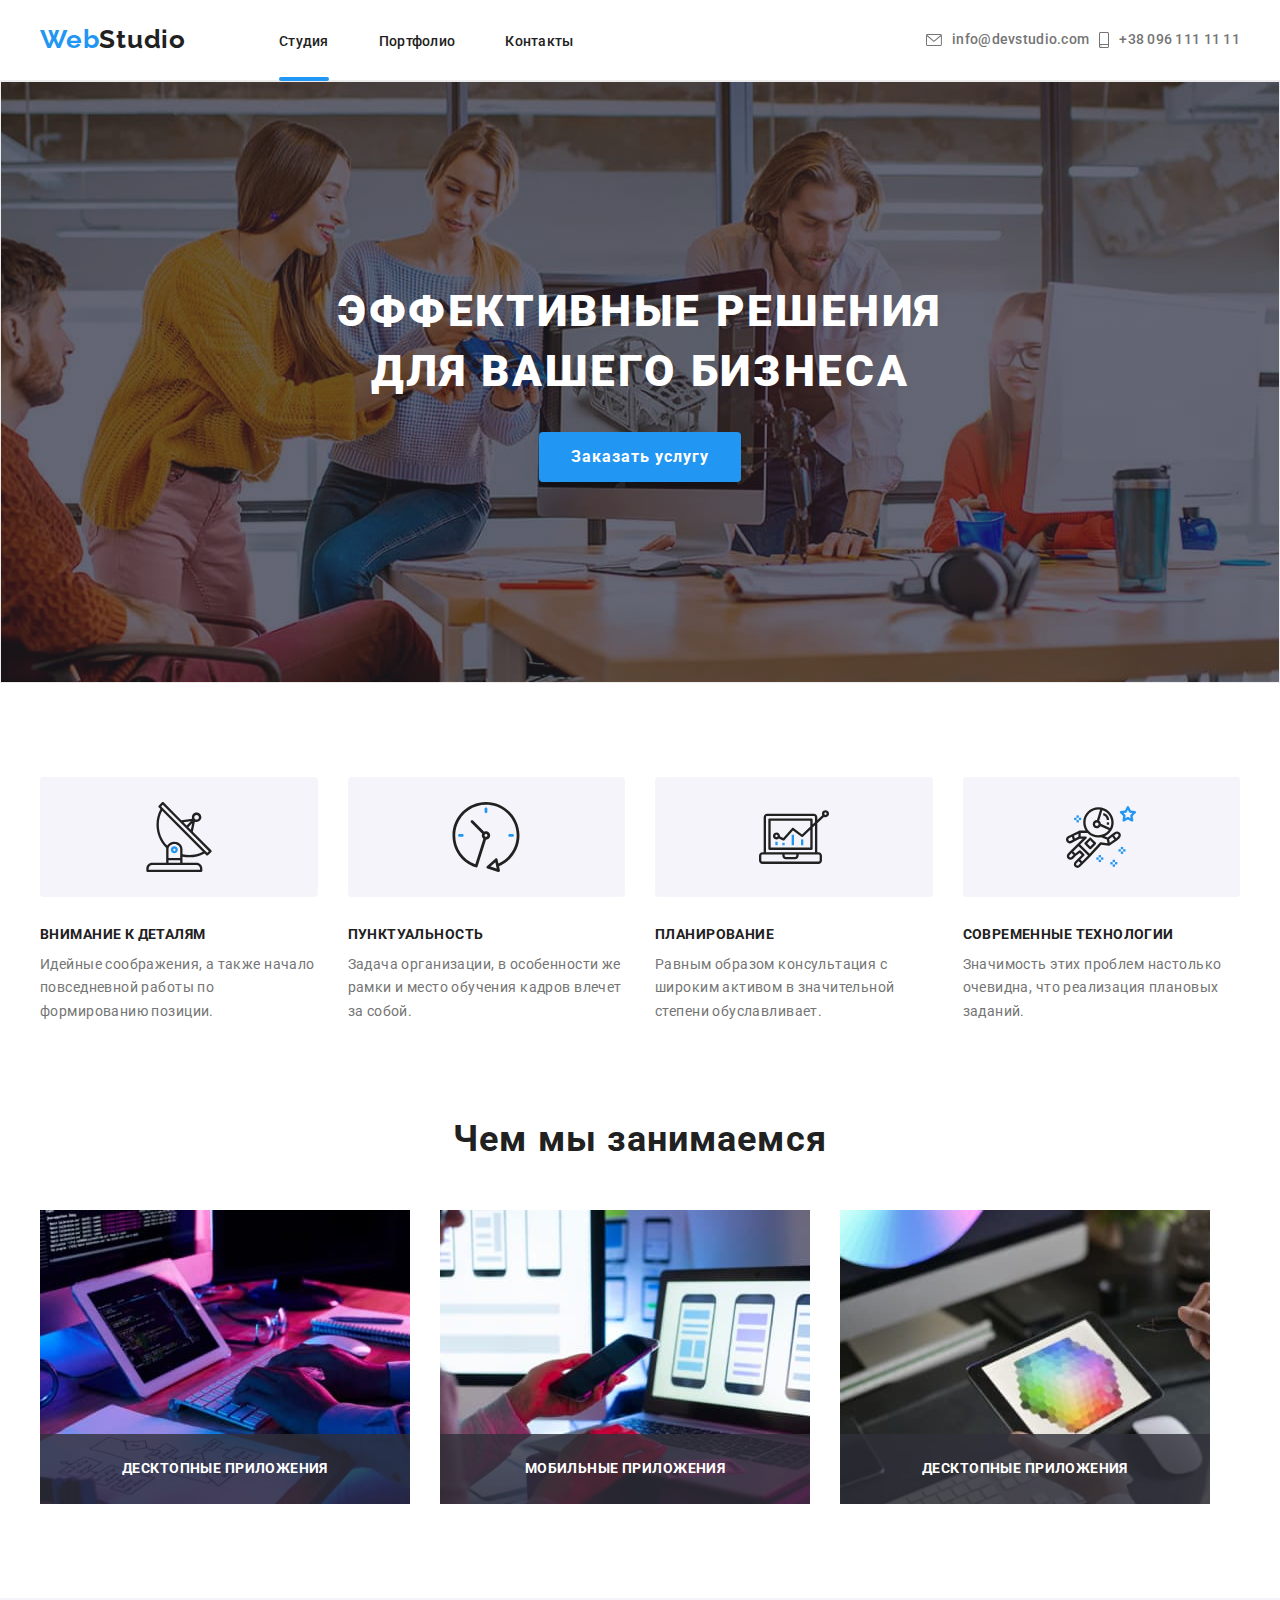
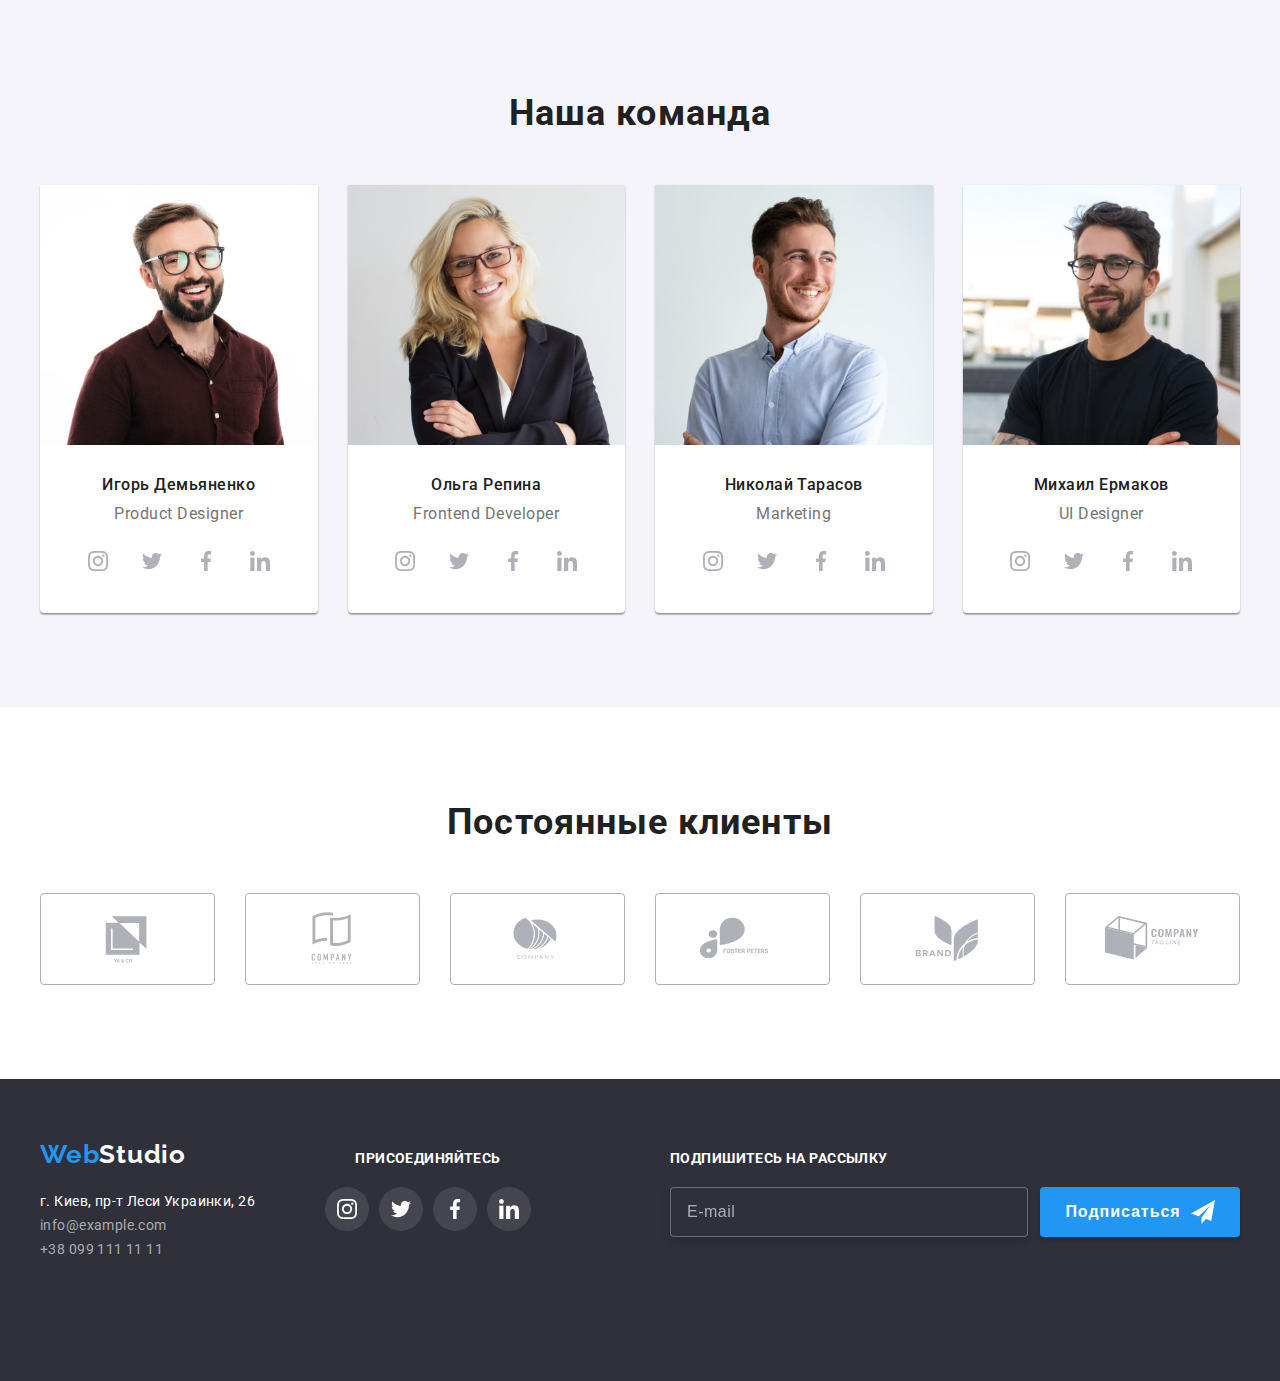
<file: index.html>
<!DOCTYPE html>
<html lang="en">
<head>
    <meta charset="UTF-8">
    <meta http-equiv="X-UA-Compatible" content="IE=edge">
    <meta name="viewport" content="width=device-width, initial-scale=1.0">
    <link rel="preconnect" href="https://fonts.googleapis.com">
    <link rel="preconnect" href="https://fonts.gstatic.com" crossorigin>
    <link href="https://fonts.googleapis.com/css2?family=Roboto:wght@400;500;900&display=swap" rel="stylesheet">
    <link rel="preconnect" href="https://fonts.googleapis.com">
    <link rel="preconnect" href="https://fonts.gstatic.com" crossorigin>
    <link href="https://fonts.googleapis.com/css2?family=Raleway:ital@1&display=swap" rel="stylesheet">
    <link rel="stylesheet" href="https://cdnjs.cloudflare.com/ajax/libs/modern-normalize/1.1.0/modern-normalize.min.css"
        integrity="sha512-wpPYUAdjBVSE4KJnH1VR1HeZfpl1ub8YT/NKx4PuQ5NmX2tKuGu6U/JRp5y+Y8XG2tV+wKQpNHVUX03MfMFn9Q=="
        crossorigin="anonymous" referrerpolicy="no-referrer" />
    <link rel="stylesheet" href="./css/main.min.css">
    <title>Document</title>

</head>
<body>
    <header class="header">
        <div class="container header-container">
            <nav class="header-nav">
                <div class="header-logo">
                    <a class="logo link" href="./">Web<span class="logo">Studio</span> </a>
                    
                    </div>
                    <ul class="header-nav-list list">
                        <li class="header-nav-list__item"><a href="./index.html" class="header-nav-list__link link active">Студия</a></li>
                        <li class="header-nav-list__item"><a href="./portfolio.html" class="header-nav-list__link link">Портфолио</a></li>
                        <li class="header-nav-list__item"><a href="" class="header-nav-list__link link">Контакты</a></li>
                    </ul>
            </nav>
                    <ul class="header-contacts list">
                        <li class="header-contacts__item">
                            <a href="info@devstudio.com" class="header-contacts__mail link" >
                                <svg class="header-contacts__icon" width="16" height="12">
                                    <use href="./images/icons.svg#icon-envelope">
                                    </use>
                                </svg>
                                info@devstudio.com</a>
                        </li>
                        <li class="header-contacts__item">
                            <a href="tel:+380961111111" class="header-contacts__tel link">
                                <svg class="header-contacts__icon" width="10" height="16">
                                    <use href="./images/icons.svg#icon-smartphone">
                                    </use>
                                </svg>
                                +38 096 111 11 11</a>
                        </li>
                    </ul> 
                    <button type="button" class="menu-btn-open">
                        <svg class="menu-btn-icon" width="40" height="40">
                                                <use href="./images/icons.svg#icon-menu-mob">
                                                </use>
                                            </svg>
                    </button>
        </div>
        <div class="mob-menu is-hidden ">
            <div class="container">
            <button type="button" class="mob-menu__close" >
                <svg class="mob-menu__close-icon" width="18" height="18">
                    <use href="./images/icons.svg#icon-close">
                    </use>
                </svg>
            </button>
            <ul class="mob-menu-list list">
                <li class="mob-menu-list__item"><a href="./index.html" class="mob-menu-list__link link active">Студия</a></li>
                <li class="mob-menu-list__item"><a href="./portfolio.html" class="mob-menu-list__link link">Портфолио</a></li>
                <li class="mob-menu-list__item"><a href="" class="mob-menu-list__link link">Контакты</a></li>
            </ul>
            <div class="mob-menu-bottom">
            <ul class="mob-contacts list">
                <li class="mob-contacts__item">
                    <a href="tel:+380961111111" class="mob-contacts__tel link">+38 096 111 11 11</a>
                </li>
                <li class="mob-contacts__item">
                    <a href="info@devstudio.com" class="mob-contacts__mail link">info@devstudio.com</a>
                </li>
            </ul>
                <ul class="mob-socila-list list">
                    <li class="mob-socila-list__item"><a href="./" class="mob-socila-list__link link">Instagram</a></li>
                    <li class="mob-socila-list__item"><a href="./" class="mob-socila-list__link link">Twitter</a></li>
                    <li class="mob-socila-list__item"><a href="./" class="mob-socila-list__link link"> Facebook</a></li>
                    <li class="mob-socila-list__item"><a href="./" class="mob-socila-list__link link">LinkedIn</a></li>
                </ul>
            </div>
            </div>
        </div>
    </header> 
    <main>
        <section class="hero">
            <div class="container">
                <h1 class="hero__title">  Эффективные решения<br> для вашего бизнеса</h1>
                <button type="button" class="hero__btn" data-modal-open>Заказать услугу</button>
            </div>
        </section>
        <section class="strengths">
            <div class="container">
                <h2 class="visually-hidden">Особенности</h2>
                <ul class="strengths-list list">
                    <li class="strengths-list__item">
                        <div class="strengths-list__svg">
                            <svg class="strengths-list__icon" width="70" height="70">
                                <use href="./images/icons.svg#icon-antenna">
                                </use>
                            </svg>
                        </div>
                        <h3 class="strengths-list__subtitle">Внимание к деталям</h3>
                        <p class="strengths-list__text">Идейные соображения, а также начало повседневной работы по формированию позиции.</p>
                    </li>

                    <li class="strengths-list__item">
                        <div class="strengths-list__svg">
                            <svg class="strengths-list__icon" width="70" height="70">
                                <use href="./images/icons.svg#icon-clock">
                                </use>
                            </svg>                        
                        </div>
                        <h3 class="strengths-list__subtitle">Пунктуальность</h3>
                        <p class="strengths-list__text">Задача организации, в особенности же рамки и место обучения кадров влечет за собой.</p>
                    </li>

                    <li class="strengths-list__item">
                        <div class="strengths-list__svg">
                            <svg class="strengths-list__icon" width="70" height="70">
                                <use href="./images/icons.svg#icon-diagram">
                                </use>
                            </svg>
                        
                        </div>
                        <h3 class="strengths-list__subtitle">Планирование</h3>
                        <p class="strengths-list__text">Равным образом консультация с широким активом в значительной степени обуславливает.</p>
                    </li>

                    <li class="strengths-list__item">
                        <div class="strengths-list__svg">
                            <svg class="strengths-list__icon" width="70" height="70">
                                <use href="./images/icons.svg#icon-astronaut">
                                </use>
                            </svg>                        
                        </div>
                        <h3 class="strengths-list__subtitle">Современные технологии</h3>
                        <p class="strengths-list__text">Значимость этих проблем настолько очевидна, что реализация плановых заданий.</p>
                    </li>
                </ul>
            </div>
        </section>
        <section class="we-doings">
            <div class="container">
            <h2 class="we-doings__title">Чем мы занимаемся</h2>
            <ul class="we-doings-list list">
                <li class="we-doings-list__item">
                        <img 
                        srcset="./images/we-doings/computer.jpg 1x,
                                ./images/we-doings/computer2x.jpg 2x
                        "
                        src="./images/we-doings/computer.jpg" 
                        alt="компьютер" width="370" 
                        height="294">
                        <p class="we-doings-list__text">Десктопные приложения</p>
                </li>
                <li class="we-doings-list__item">
                    <img 
                            srcset="./images/we-doings/telephone.jpg 1x,
                                ./images/we-doings/telephone2x.jpg 2x
                        "
                            src="./images/we-doings/telephone.jpg" 
                            alt="телефон" 
                            width="370" 
                            height="294">
                    <p class="we-doings-list__text">Мобильные приложения</p>
                </li>
                <li class="we-doings-list__item">
                    <img 
                     srcset="./images/we-doings/tablet.jpg 1x,
                                ./images/we-doings/tablet2x.jpg 2x
                        "
                    src="./images/we-doings/tablet.jpg" 
                    alt="планшет" width="370" 
                    height="294">
                    <p class="we-doings-list__text">Десктопные приложения</p>
                </li>
            </ul>
            </div>
        </section>
        <section class="team">
            <div class="container">
            <h2 class="team__title">Наша команда</h2>
            <ul class="team-list list">
                <li class="team-list__item">
                    <img 
                    srcset="./images/team/man.jpg 1x,
                                ./images/team/man2x.jpg 2x
                        "
                    src="./images/team/man.jpg" 
                    alt="мужчина" width="270" 
                    height="260">
                    <div class="team-list__item-content"> 
                    <h3  class="team-list__name">Игорь Демьяненко</h3>
                    <p class="team-list__speciality" lang="en">Product Designer</p>
                    <ul class="team-socials socials list">
                        <li class="team-socials__item socials__item ">
                            <a href="" class="team-socials__link socials__link">
                            <svg class="team-socials__icon socials__icon" width="20" height="20">
                                <use 
                                    href="./images/icons.svg#icon-instagram"> 
                                </use>
                            </svg>
                            </a>
                        </li>

                        <li class="team-socials__item socials__item list">
                            <a href="" class="team-socials__link socials__link">
                                <svg class="team-socials__icon socials__icon" width="20" height="20">
                                    <use href="./images/icons.svg#icon-twitter">
                                    </use>
                                </svg>
                            </a>
                        </li>

                        <li class="team-socials__item socials__item list">
                            <a href="" class="team-socials__link socials__link">
                                <svg class="team-socials__icon socials__icon" width="20" height="20">
                                    <use href="./images/icons.svg#icon-facebook">
                                    </use>
                                </svg>
                            </a>
                        </li>

                        <li class="team-socials__item socials__item list">
                            <a href="" class="team-socials__link socials__link">
                                <svg class="team-socials__icon socials__icon" width="20" height="20">
                                    <use href="./images/icons.svg#icon-linkedin">
                                    </use>
                                </svg>
                            </a>
                        </li>
                    </ul>

                    </div>
                </li>
                <li class="team-list__item">
                    <img 
                    srcset="./images/team/young-woman.jpg 1x,
                                ./images/team/young-woman2x.jpg 2x
                        "
                    src="./images/team/young-woman.jpg" 
                    alt="девушка" 
                    width="270" 
                    height="260">
                    <div class="team-list__item-content">
                    <h3 class="team-list__name">Ольга Репина</h3>
                    <p class="team-list__speciality" lang="en">Frontend Developer</p>
                    <ul class="team-socials socials list">
                        <li class="team-socials__item socials__item ">
                            <a href="" class="team-socials__link socials__link">
                                <svg class="team-socials__icon socials__icon" width="20" height="20">
                                    <use href="./images/icons.svg#icon-instagram">
                                    </use>
                                </svg>
                            </a>
                        </li>
                    
                        <li class="team-socials__item socials__item list">
                            <a href="" class="team-socials__link socials__link">
                                <svg class="team-socials__icon socials__icon" width="20" height="20">
                                    <use href="./images/icons.svg#icon-twitter">
                                    </use>
                                </svg>
                            </a>
                        </li>
                    
                        <li class="team-socials__item socials__item list">
                            <a href="" class="team-socials__link socials__link">
                                <svg class="team-socials__icon socials__icon" width="20" height="20">
                                    <use href="./images/icons.svg#icon-facebook">
                                    </use>
                                </svg>
                            </a>
                        </li>
                    
                        <li class="team-socials__item socials__item list">
                            <a href="" class="team-socials__link socials__link">
                                <svg class="team-socials__icon socials__icon" width="20" height="20">
                                    <use href="./images/icons.svg#icon-linkedin">
                                    </use>
                                </svg>
                            </a>
                        </li>
                    </ul>
                    </div>
                </li>
                <li class="team-list__item">
                    <img 
                    srcset="./images/team/guy.jpg 1x,
                                ./images/team/guy2x.jpg 2x
                        "
                    src="./images/team/guy.jpg" 
                    alt="парень" width="270" 
                    height="260">
                    <div class="team-list__item-content">
                    <h3 class="team-list__name">Николай Тарасов</h3>
                    <p class="team-list__speciality" lang="en">Marketing</p>
                        <ul class="team-socials socials list">
                            <li class="team-socials__item socials__item ">
                                <a href="" class="team-socials__link socials__link">
                                    <svg class="team-socials__icon socials__icon" width="20" height="20">
                                        <use href="./images/icons.svg#icon-instagram">
                                        </use>
                                    </svg>
                                </a>
                            </li>
                        
                            <li class="team-socials__item socials__item list">
                                <a href="" class="team-socials__link socials__link">
                                    <svg class="team-socials__icon socials__icon" width="20" height="20">
                                        <use href="./images/icons.svg#icon-twitter">
                                        </use>
                                    </svg>
                                </a>
                            </li>
                        
                            <li class="team-socials__item socials__item list">
                                <a href="" class="team-socials__link socials__link">
                                    <svg class="team-socials__icon socials__icon" width="20" height="20">
                                        <use href="./images/icons.svg#icon-facebook">
                                        </use>
                                    </svg>
                                </a>
                            </li>
                        
                            <li class="team-socials__item socials__item list">
                                <a href="" class="team-socials__link socials__link">
                                    <svg class="team-socials__icon socials__icon" width="20" height="20">
                                        <use href="./images/icons.svg#icon-linkedin">
                                        </use>
                                    </svg>
                                </a>
                            </li>
                        </ul>
                    </div>
                </li>
                <li class="team-list__item">
                    <img 
                    srcset="./images/team/man1.jpg 1x,
                                ./images/team/man1-2x.jpg 2x
                        "
                    src="./images/team/man1.jpg" 
                    alt="мужчина" width="270" 
                    height="260">
                    <div class="team-list__item-content">
                    <h3 class="team-list__name">Михаил Ермаков</h3>
                    <p class="team-list__speciality" lang="en">UI Designer</p>
                        <ul class="team-socials socials list">
                            <li class="team-socials__item socials__item ">
                                <a href="" class="team-socials__link socials__link">
                                    <svg class="team-socials__icon socials__icon" width="20" height="20">
                                        <use href="./images/icons.svg#icon-instagram">
                                        </use>
                                    </svg>
                                </a>
                            </li>
                        
                            <li class="team-socials__item socials__item list">
                                <a href="" class="team-socials__link socials__link">
                                    <svg class="team-socials__icon socials__icon" width="20" height="20">
                                        <use href="./images/icons.svg#icon-twitter">
                                        </use>
                                    </svg>
                                </a>
                            </li>
                        
                            <li class="team-socials__item socials__item list">
                                <a href="" class="team-socials__link socials__link">
                                    <svg class="team-socials__icon socials__icon" width="20" height="20">
                                        <use href="./images/icons.svg#icon-facebook">
                                        </use>
                                    </svg>
                                </a>
                            </li>
                        
                            <li class="team-socials__item socials__item list">
                                <a href="" class="team-socials__link socials__link">
                                    <svg class="team-socials__icon socials__icon" width="20" height="20">
                                        <use href="./images/icons.svg#icon-linkedin">
                                        </use>
                                    </svg>
                                </a>
                            </li>
                        </ul>
                    </div>
                </li>
            </ul>
            </div>
        </section>
        <section class="clients">
            <div class="container">
                <h2 class="clients__title">Постоянные клиенты</h2>
                <ul class="clients-list list">
                    <li class="clients-list__item">
                        <a class="clients-list__link" href="">
                            <svg class="clients-list__icon" width="106" height="60">
                                <use href="./images/icons.svg#icon-yaco">
                                </use>
                            </svg>
                        </a>
                    </li>

                    <li class="clients-list__item">
                        <a class="clients-list__link" href="">
                            <svg class="clients-list__icon" width="106" height="60">
                                <use href="./images/icons.svg#icon-tagline_here">
                                </use>
                            </svg>
                        </a>
                    </li>

                    <li class="clients-list__item">
                        <a class="clients-list__link" href="">
                            <svg class="clients-list__icon" width="106" height="60">
                                <use href="./images/icons.svg#icon-company">
                                </use>
                            </svg>
                        </a>
                    </li>

                    <li class="clients-list__item">
                        <a class="clients-list__link" href="">
                            <svg class="clients-list__icon" width="106" height="60">
                                <use href="./images/icons.svg#icon-foster_peters">
                                </use>
                            </svg>
                        </a>
                    </li>

                    <li class="clients-list__item">
                        <a class="clients-list__link" href="">
                            <svg class="clients-list__icon" width="106" height="60">
                                <use href="./images/icons.svg#icon-brand">
                                </use>
                            </svg>
                        </a>
                    </li>

                    <li class="clients-list__item">
                        <a class="clients-list__link" href="">
                        <svg class="clients-list__icon" width="106" height="60">
                            <use href="./images/icons.svg#icon-tagline">
                            </use>
                        </svg>
                        </a>
                    </li>

                </ul> 
            </div>
        </section>
    </main>
    <footer class="footer">
        <div class="container footer-container ">
            <div class="container-addres">
                <div class="footer-contacts">
                    <div class="footer-logo">   
                        <a class="logo link" href="./">Web<span class="logo">Studio</span> </a>
                    </div>
                    <address class="footer-addres">
                        <ul class="footer-addres__list list">
                            <li class="footer-addres__item"><a class="footer-addres__location link" href="https://goo.gl/maps/E9oDSqXpcmCjMAju8">г. Киев, пр-т Леси Украинки, 26</a></li>
                            <li class="footer-addres__item"><a class="footer-addres__mail link" href="info@example.com">info@example.com</a></li>
                            <li class="footer-addres__item"><a class="footer-addres__tel link" href="tel:+380991111111">+38 099 111 11 11</a></li>
                        </ul>
                    </address>
                </div>
                <div class="footer-join">
                    <h3 class="footer-join__subtitle">ПРИСОЕДИНЯЙТЕСЬ</h3>
                    <ul class="footer-socials socials list">
                        <li class="footer-socials__item socials__item ">
                            <a href="" class="footer-socials__link socials__link">
                                <svg class="footer-socials__icon socials__icon" width="20" height="20">
                                    <use href="./images/icons.svg#icon-instagram">
                                    </use>
                                </svg>
                            </a>
                        </li>
                    
                        <li class="footer-socials__item socials__item list">
                            <a href="" class="footer-socials__link socials__link">
                                <svg class="footer-socials__icon socials__icon" width="20" height="20">
                                    <use href="./images/icons.svg#icon-twitter">
                                    </use>
                                </svg>
                            </a>
                        </li>
                    
                        <li class="footer-socials__item socials__item list">
                            <a href="" class="footer-socials__link socials__link">
                                <svg class="footer-socials__icon socials__icon" width="20" height="20">
                                    <use href="./images/icons.svg#icon-facebook">
                                    </use>
                                </svg>
                            </a>
                        </li>
                    
                        <li class="footer-socials__item socials__item list">
                            <a href="" class="footer-socials__link socials__link">
                                <svg class="footer-socials__icon socials__icon" width="20" height="20">
                                    <use href="./images/icons.svg#icon-linkedin">
                                    </use>
                                </svg>
                            </a>
                        </li>
                    </ul>
                </div>
            </div>
            <div class="footer-subscribe">
                <h3 class="footer-subscribe__subtitle">Подпишитесь на рассылку</h3>
                <form action="#" class="subscribe-form">
                        <input type="email" 
                            name="email" 
                            class="subscribe-form__input" 
                            required
                            placeholder="E-mail"
                            />
                   
                    <button type="submit" class="subscribe-form__btn">Подписаться
                        <svg class="subscribe-form__icon-send" width="24" height="24">
                            <use href="./images/icons.svg#icon-send">
                            </use>
                        </svg>
                    </button>
                </form>    
            </div>
        </div>
    </footer>
    <div class="backdrop is-hidden" data-modal >
        <div class="modal ">
            <button type="button" class="modal__close" data-modal-close>
                <svg class="close-icon" width="18" height="18">
                    <use href="./images/icons.svg#icon-close">
                    </use>
                </svg>
            </button>
            <p class="modal__subtitle">Оставьте свои данные, мы вам перезвоним</p>
            <form action="#" class="modal__form form">
                <div class="form__field">
                    <label for="user-name" class="form__tags">Имя</label>
                        <div class="form__input-wrap">
                            <input  
                                type="text" 
                                name="user-name" 
                                id="user-name"
                                class="form__input"
                                required>
                            <svg class="form__icon" width="18" height="18">
                                <use href="./images/icons.svg#icon-person">
                                </use>
                            </svg>
                        </div>
                </div>
                <div class="form__field">
                    <label for="user-tel" class="form__tags">Телефон</label>
                        <div class="form__input-wrap">
                            <input  type="text"
                                    name="user-tel" 
                                    id="user-tel" 
                                    class="form__input" 
                                    required>
                            <svg class="form__icon" width="18" height="18">
                                <use href="./images/icons.svg#icon-phone">
                                </use>
                            </svg>
                        </div>
                </div>
                <div class="form__field">
                    <label for="user-email" class="form__tags">Почта</label>
                        <div class="form__input-wrap">
                            <input  type="text" 
                                    name="user-email" 
                                    id="user-email" 
                                    class="form__input" 
                                    required>
                            <svg class="form__icon" width="18" height="18">
                                <use href="./images/icons.svg#icon-email">
                                </use>
                            </svg>
                        </div>
                </div>
                <div class="form__field">
                    <label for="user-text" class="form__tags">Комментарий</label>
                        <textarea 
                            name="user-text" 
                            id="user-text" 
                            class="form__textarea" 
                            placeholder="Введите текст" 
                            checked ></textarea>  
                </div>
                <div class="form__field-polisy">
                    <input type="checkbox" 
                    name="policy" 
                    class="form__chec visually-hidden" 
                    id="policy"
                    >
                    <label for="policy" class="form__chec-text">
                        <span>
                            <svg class="form__icon-chec" width="16" height="15">
                                <use href="./images/icons.svg#icon-check"></use>
                            </svg>
                        </span>Соглашаюсь с рассылкой и принимаю <a href="./" class="form__policy-text">Условия договора</a> </label>
                    
                </div>

                <button type="submit" class="form__btn">Отправить</button>
            </form>
        </div>
    </div>
    <script src="./js/modal.js"></script>
    <script src="./js/menu.js"></script>
</body>
</html>
</file>
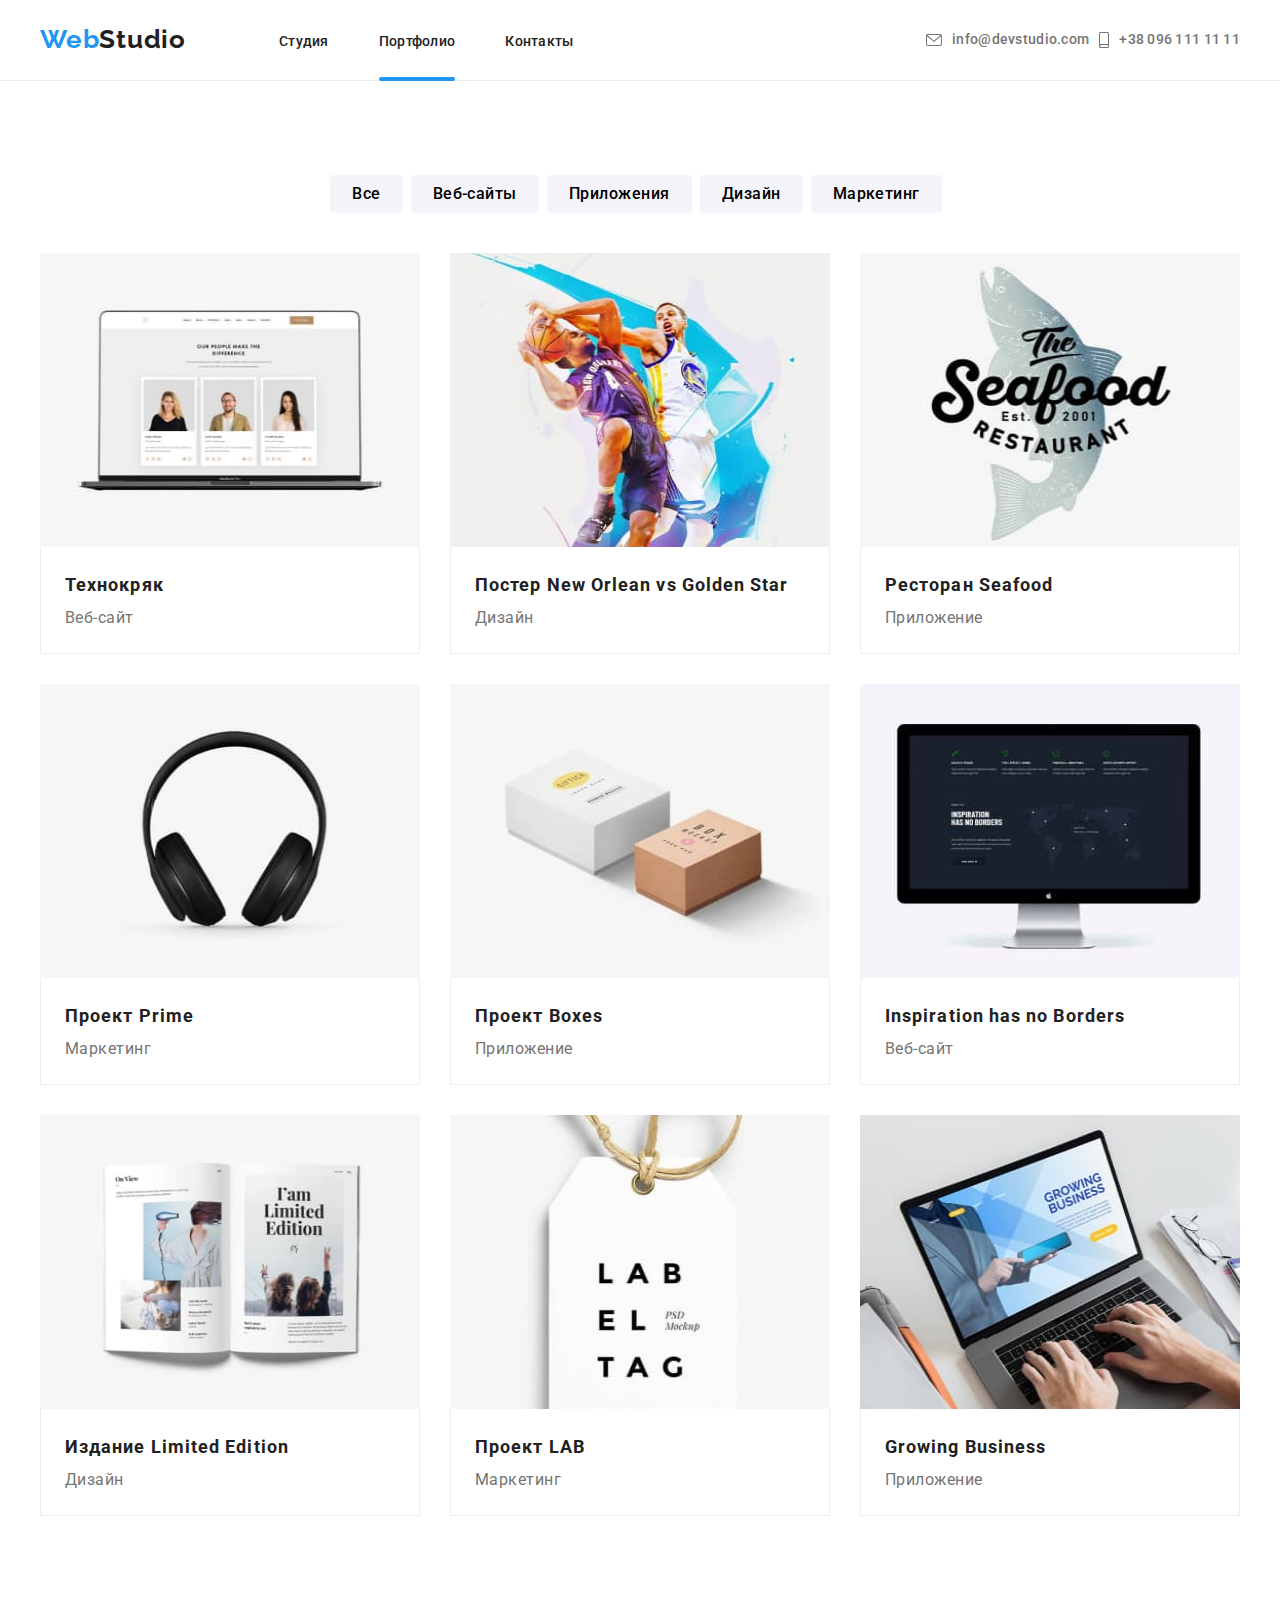
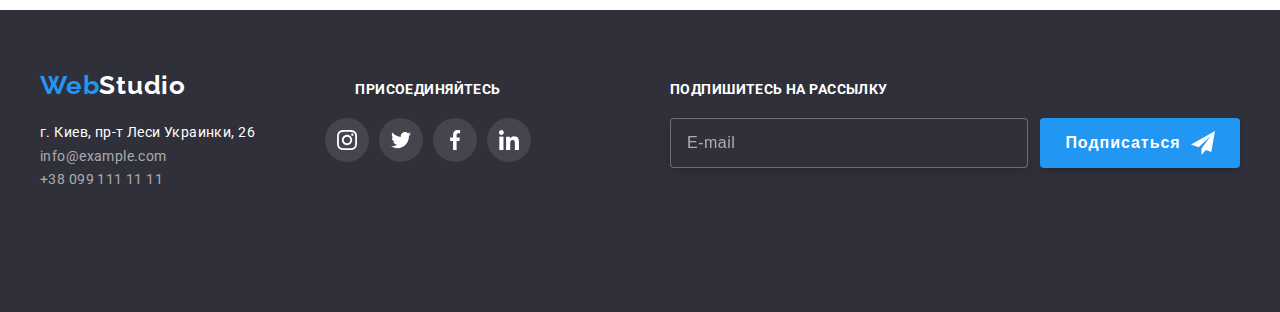
<file: portfolio.html>
<!DOCTYPE html>
<html lang="en">
<head>
    <meta charset="UTF-8">
    <meta http-equiv="X-UA-Compatible" content="IE=edge">
    <meta name="viewport" content="width=device-width, initial-scale=1.0">
    <link rel="preconnect" href="https://fonts.googleapis.com">
    <link rel="preconnect" href="https://fonts.gstatic.com" crossorigin>
    <link href="https://fonts.googleapis.com/css2?family=Roboto:wght@400;500;900&display=swap" rel="stylesheet">
    <link rel="preconnect" href="https://fonts.googleapis.com">
    <link rel="preconnect" href="https://fonts.gstatic.com" crossorigin>
    <link href="https://fonts.googleapis.com/css2?family=Raleway:ital@1&display=swap" rel="stylesheet">
    <link rel="stylesheet" href="https://cdnjs.cloudflare.com/ajax/libs/modern-normalize/1.1.0/modern-normalize.min.css"
        integrity="sha512-wpPYUAdjBVSE4KJnH1VR1HeZfpl1ub8YT/NKx4PuQ5NmX2tKuGu6U/JRp5y+Y8XG2tV+wKQpNHVUX03MfMFn9Q=="
        crossorigin="anonymous" referrerpolicy="no-referrer" />
    <link rel="stylesheet" href="./css/main.min.css">
    <title>Document</title>
</head>

<body>
    <header class="header">
        <div class="container header-container">
            <nav class="header-nav">
                <div class="header-logo">
                    <a class="logo link" href="./">Web<span class="logo">Studio</span> </a>
    
                </div>
                <ul class="header-nav-list list">
                    <li class="header-nav-list__item"><a href="./index.html"
                            class="header-nav-list__link link ">Студия</a></li>
                    <li class="header-nav-list__item"><a href="./portfolio.html"
                            class="header-nav-list__link link active">Портфолио</a></li>
                    <li class="header-nav-list__item"><a href="" class="header-nav-list__link link">Контакты</a></li>
                </ul>
            </nav>
            <ul class="header-contacts list">
                <li class="header-contacts__item">
                    <a href="info@devstudio.com" class="header-contacts__mail link">
                        <svg class="header-contacts__icon" width="16" height="12">
                            <use href="./images/icons.svg#icon-envelope">
                            </use>
                        </svg>
                        info@devstudio.com</a>
                </li>
                <li class="header-contacts__item">
                    <a href="tel:+380961111111" class="header-contacts__tel link">
                        <svg class="header-contacts__icon" width="10" height="16">
                            <use href="./images/icons.svg#icon-smartphone">
                            </use>
                        </svg>
                        +38 096 111 11 11</a>
                </li>
            </ul>
            <button type="button" class="menu-btn-open">
                <svg class="menu-btn-icon" width="40" height="40">
                    <use href="./images/icons.svg#icon-menu-mob">
                    </use>
                </svg>
            </button>
        </div>
        <div class="mob-menu is-hidden">
            <div class="container">
                <button type="button" class="mob-menu__close">
                    <svg class="mob-menu__close-icon" width="18" height="18">
                        <use href="./images/icons.svg#icon-close">
                        </use>
                    </svg>
                </button>
                <ul class="mob-menu-list list">
                    <li class="mob-menu-list__item"><a href="./index.html"
                            class="mob-menu-list__link link active">Студия</a></li>
                    <li class="mob-menu-list__item"><a href="./portfolio.html"
                            class="mob-menu-list__link link">Портфолио</a></li>
                    <li class="mob-menu-list__item"><a href="" class="mob-menu-list__link link">Контакты</a></li>
                </ul>
                <div class="mob-menu-bottom">
                    <ul class="mob-contacts list">
                        <li class="mob-contacts__item">
                            <a href="tel:+380961111111" class="mob-contacts__tel link">+38 096 111 11 11</a>
                        </li>
                        <li class="mob-contacts__item">
                            <a href="info@devstudio.com" class="mob-contacts__mail link">info@devstudio.com</a>
                        </li>
                    </ul>
                    <ul class="mob-socila-list list">
                        <li class="mob-socila-list__item"><a href="./" class="mob-socila-list__link">Instagram</a></li>
                        <li class="mob-socila-list__item"><a href="./" class="mob-socila-list__link">Twitter</a></li>
                        <li class="mob-socila-list__item"><a href="./" class="mob-socila-list__link"> Facebook</a></li>
                        <li class="mob-socila-list__item"><a href="./" class="mob-socila-list__link">LinkedIn</a></li>
                    </ul>
                </div>
            </div>
        </div>
    </header>
    <main> 
        <section class="portfolio">
            <div class="container">
                <ul class="filter-list list">
                    <li class="filter-list__item"><button  class="filter-list__btn" type="button">Все</button></li>
                    <li class="filter-list__item"><button class="filter-list__btn" type="button">Веб-сайты</button></li>
                    <li class="filter-list__item"><button class="filter-list__btn" type="button">Приложения</button></li>
                    <li class="filter-list__item"><button class="filter-list__btn" type="button">Дизайн</button></li>
                    <li class="filter-list__item"><button class="filter-list__btn" type="button">Маркетинг</button></li>
                </ul>

                <ul class="portfolio-list list">
                    
                        <li class="portfolio-list__item">
                            <div class="portfolio-list__cards">
                                <div class="portfolio-list__cards-text-wrap">
                                    <img 
                                    srcset="./images/portfolio/notebook.jpg 1x,
                                            ./images/portfolio/notebook2x.jpg 2x
                                            "
                                    src="./images/portfolio/notebook.jpg" 
                                    alt="ноутбук" width="370" 
                                    height="294">
                                    <p class="portfolio-list__cards-text">Технокряк это современная площадка распространения коронавируса. Компании используют эту платформу для цифрового
                                    шпионажа и атак на защищённые сервера конкурентов.</p>
                                </div>
                                <div class="portfolio-list__item-content">
                                    <h3 class="portfolio-list__subtitle">Технокряк</h3>
                                    <p class="portfolio-list__text">Веб-сайт</p>
                                </div>
                            </div>
                        </li>  
                    
                    <li class="portfolio-list__item">
                        <div class="portfolio-list__cards">
                            <div class="portfolio-list__cards-text-wrap">
                                <img 
                                srcset="./images/portfolio/poster.jpg 1x,
                                            ./images/portfolio/poster2x.jpg 2x
                                            "
                                src="./images/portfolio/poster.jpg" 
                                alt="баскетболисты" 
                                width="370" 
                                height="294">
                                <p class="portfolio-list__cards-text">Технокряк это современная площадка распространения коронавируса. Компании
                                    используют эту платформу для цифрового
                                    шпионажа и атак на защищённые сервера конкурентов.</p>
                            </div>
                            <div class="portfolio-list__item-content">
                                <h3 class="portfolio-list__subtitle">Постер New Orlean vs Golden Star</h3>
                                <p class="portfolio-list__text">Дизайн</p>
                            </div>
                        </div>
                    </li>

                    <li class="portfolio-list__item">
                        <div class="portfolio-list__cards">
                            <div class="portfolio-list__cards-text-wrap">
                                <img 
                                srcset="./images/portfolio/logo.jpg 1x,
                                            ./images/portfolio/logo2x.jpg 2x
                                            "
                                src="./images/portfolio/logo.jpg" 
                                alt="лого ресторана" 
                                width="370" 
                                height="294">
                                <p class="portfolio-list__cards-text">Технокряк это современная площадка распространения коронавируса. Компании
                                    используют эту платформу для цифрового
                                    шпионажа и атак на защищённые сервера конкурентов.</p>
                            </div>
                            <div class="portfolio-list__item-content">
                                <h3 class="portfolio-list__subtitle">Ресторан Seafood</h3>
                                <p class="portfolio-list__text">Приложение</p>
                            </div>
                        </div>
                    </li>

                    <li class="portfolio-list__item">
                        <div class="portfolio-list__cards">
                            <div class="portfolio-list__cards-text-wrap">
                                <img 
                                srcset="./images/portfolio/headphones.jpg 1x,
                                            ./images/portfolio/headphones2x.jpg 2x
                                            "
                                src="./images/portfolio/headphones.jpg" 
                                alt="наушники" 
                                width="370" 
                                height="294">
                                <p class="portfolio-list__cards-text">Технокряк это современная площадка распространения коронавируса. Компании
                                    используют эту платформу для цифрового
                                    шпионажа и атак на защищённые сервера конкурентов.</p>
                            </div>
                            <div class="portfolio-list__item-content">
                                <h3 class="portfolio-list__subtitle">Проект Prime</h3>
                                <p class="portfolio-list__text">Маркетинг</p>
                            </div>
                        </div>
                    </li>

                    <li class="portfolio-list__item">
                        <div class="portfolio-list__cards">
                            <div class="portfolio-list__cards-text-wrap">
                                <img 
                                 srcset="./images/portfolio/boxes.jpg 1x,
                                            ./images/portfolio/boxes2x.jpg 2x
                                            "
                                src="./images/portfolio/boxes.jpg" 
                                alt="коробки" 
                                width="370" 
                                height="294">
                                <p class="portfolio-list__cards-text">Технокряк это современная площадка распространения коронавируса. Компании
                                    используют эту платформу для цифрового
                                    шпионажа и атак на защищённые сервера конкурентов.</p>
                            </div>
                            <div class="portfolio-list__item-content">
                                <h3 class="portfolio-list__subtitle">Проект Boxes</h3>
                                <p class="portfolio-list__text">Приложение</p>
                            </div>
                        </div>
                    </li>
  
                    <li class="portfolio-list__item">
                        <div class="portfolio-list__cards">
                            <div class="portfolio-list__cards-text-wrap">
                                <img 
                                srcset="./images/portfolio/monitor.jpg 1x,
                                            ./images/portfolio/monitor2x.jpg 2x
                                            "
                                src="./images/portfolio/monitor.jpg" 
                                alt="монитор" 
                                width="370" 
                                height="294">
                                <p class="portfolio-list__cards-text">Технокряк это современная площадка распространения коронавируса. Компании
                                    используют эту платформу для цифрового
                                    шпионажа и атак на защищённые сервера конкурентов.</p>
                            </div>
                            <div class="portfolio-list__item-content">
                                <h3 class="portfolio-list__subtitle">Inspiration has no Borders</h3>
                                <p class="portfolio-list__text">Веб-сайт</p>
                            </div>
                        </div>
                    </li>

                    <li class="portfolio-list__item">
                        <div class="portfolio-list__cards">
                            <div class="portfolio-list__cards-text-wrap">
                                <img 
                                srcset="./images/portfolio/magazine.jpg 1x,
                                            ./images/portfolio/magazine2x.jpg 2x
                                            "
                                src="./images/portfolio/magazine.jpg" 
                                alt="журнал" 
                                width="370" 
                                height="294">
                                <p class="portfolio-list__cards-text">Технокряк это современная площадка распространения коронавируса. Компании
                                    используют эту платформу для цифрового
                                    шпионажа и атак на защищённые сервера конкурентов.</p>
                            </div>
                            <div class="portfolio-list__item-content">
                                <h3 class="portfolio-list__subtitle">Издание Limited Edition</h3>
                                <p class="portfolio-list__text">Дизайн</p>
                            </div>
                        </div>
                    </li>
  
                <li class="portfolio-list__item">
                    <div class="portfolio-list__cards">
                        <div class="portfolio-list__cards-text-wrap">
                            <img 
                            srcset="./images/portfolio/lable.jpg 1x,
                                            ./images/portfolio/lable2x.jpg 2x
                                            "
                            src="./images/portfolio/lable.jpg" 
                            alt="лейба" 
                            width="370" 
                            height="294">
                            <p class="portfolio-list__cards-text">Технокряк это современная площадка распространения коронавируса. Компании
                                используют эту платформу для цифрового
                                шпионажа и атак на защищённые сервера конкурентов.</p>
                        </div>
                        <div class="portfolio-list__item-content">
                            <h3 class="portfolio-list__subtitle">Проект LAB</h3>
                            <p class="portfolio-list__text">Маркетинг</p>
                        </div>
                    </div>
                </li>
  
                    <li class="portfolio-list__item">
                        <div class="portfolio-list__cards">
                            <div class="portfolio-list__cards-text-wrap">
                                <img 
                                srcset="./images/portfolio/notebook2.jpg 1x,
                                            ./images/portfolio/notebook2-2x.jpg 2x
                                            "
                                src="./images/portfolio/notebook2.jpg" 
                                alt="ноутбук" 
                                width="370" 
                                height="294">
                                <p class="portfolio-list__cards-text">Технокряк это современная площадка распространения коронавируса. Компании
                                    используют эту платформу для цифрового
                                    шпионажа и атак на защищённые сервера конкурентов.</p>
                            </div>
                            <div class="portfolio-list__item-content">
                                <h3 class="portfolio-list__subtitle">Growing Business</h3>
                                <p class="portfolio-list__text">Приложение</p>
                            </div>
                        </div>
                    </li>
  
                </ul>
            </div>
        </section>
    </main> 
    <footer class="footer">
        <div class="container footer-container ">
            <div class="container-addres">
                <div class="footer-contacts">
                    <div class="footer-logo">
                        <a class="logo link" href="./">Web<span class="logo">Studio</span> </a>
                    </div>
                    <address class="footer-addres">
                        <ul class="footer-addres__list list">
                            <li class="footer-addres__item"><a class="footer-addres__location link"
                                    href="https://goo.gl/maps/E9oDSqXpcmCjMAju8">г. Киев, пр-т Леси Украинки, 26</a></li>
                            <li class="footer-addres__item"><a class="footer-addres__mail link"
                                    href="info@example.com">info@example.com</a></li>
                            <li class="footer-addres__item"><a class="footer-addres__tel link" href="tel:+380991111111">+38
                                    099 111 11 11</a></li>
                        </ul>
                    </address>
                </div>
                <div class="footer-join">
                    <h3 class="footer-join__subtitle">ПРИСОЕДИНЯЙТЕСЬ</h3>
                    <ul class="footer-socials socials list">
                        <li class="footer-socials__item socials__item ">
                            <a href="" class="footer-socials__link socials__link">
                                <svg class="footer-socials__icon socials__icon" width="20" height="20">
                                    <use href="./images/icons.svg#icon-instagram">
                                    </use>
                                </svg>
                            </a>
                        </li>
    
                        <li class="footer-socials__item socials__item list">
                            <a href="" class="footer-socials__link socials__link">
                                <svg class="footer-socials__icon socials__icon" width="20" height="20">
                                    <use href="./images/icons.svg#icon-twitter">
                                    </use>
                                </svg>
                            </a>
                        </li>
    
                        <li class="footer-socials__item socials__item list">
                            <a href="" class="footer-socials__link socials__link">
                                <svg class="footer-socials__icon socials__icon" width="20" height="20">
                                    <use href="./images/icons.svg#icon-facebook">
                                    </use>
                                </svg>
                            </a>
                        </li>
    
                        <li class="footer-socials__item socials__item list">
                            <a href="" class="footer-socials__link socials__link">
                                <svg class="footer-socials__icon socials__icon" width="20" height="20">
                                    <use href="./images/icons.svg#icon-linkedin">
                                    </use>
                                </svg>
                            </a>
                        </li>
                    </ul>
                </div>
            </div>
            <div class="footer-subscribe">
                <h3 class="footer-subscribe__subtitle">Подпишитесь на рассылку</h3>
                <form action="#" class="subscribe-form">
                    <input type="email" name="email" class="subscribe-form__input" required placeholder="E-mail" />
    
                    <button type="submit" class="subscribe-form__btn">Подписаться
                        <svg class="subscribe-form__icon-send" width="24" height="24">
                            <use href="./images/icons.svg#icon-send">
                            </use>
                        </svg>
                    </button>
                </form>
            </div>
        </div>
    </footer>
<script src="./js/menu.js"></script>
</body>

</html>
</file>
<file: css/main.min.css>
:root{--second-title-color: #212121;--third-title-color: #212121;--text-color: #757575;--name-text-color: #212121;--speciality-text-color: #757575;--accent-color: #2196f3}p,h1,h2,h3,h4,h5,h6{margin:0}body{font-family:"Roboto", sans-serif;background:#ffffff;color:#212121;margin:0 auto}ul{margin:0;padding:0}img{display:block;min-width:100%}button{border:none;cursor:pointer}.visually-hidden{position:absolute;white-space:nowrap;width:1px;height:1px;overflow:hidden;border:0;padding:0;clip:rect(0 0 0 0);-webkit-clip-path:inset(50%);clip-path:inset(50%);margin:-1px}.list{list-style:none}.link{text-decoration:none}.container{width:100%;padding-left:15px;padding-right:15px;margin:0 auto}@media screen and (min-width: 480px){.container{width:480px}}@media screen and (min-width: 768px){.container{width:768px}}@media screen and (min-width: 1200px){.container{width:1200px}}.socials{display:-webkit-box;display:-ms-flexbox;display:flex;-webkit-box-pack:center;-ms-flex-pack:center;justify-content:center}.socials__item{height:44px;width:44px}.socials__item+.socials__item{margin-left:10px}.socials__link{width:100%;height:100%;border-radius:50%;display:-webkit-box;display:-ms-flexbox;display:flex;-webkit-box-align:center;-ms-flex-align:center;align-items:center;-webkit-box-pack:center;-ms-flex-pack:center;justify-content:center;-webkit-transition:background-color 250ms cubic-bezier(0.4, 0, 0.2, 1),color 250ms cubic-bezier(0.4, 0, 0.2, 1);transition:background-color 250ms cubic-bezier(0.4, 0, 0.2, 1),color 250ms cubic-bezier(0.4, 0, 0.2, 1)}.socials__link:hover,.socials__link:focus{background-color:var(--accent-color);color:#ffffff}.logo{font-family:Raleway;font-weight:700;font-size:24px;line-height:1.17;letter-spacing:0.03em}@media screen and (min-width: 1200px){.logo{font-size:26px;line-height:1.19}}.header{background:#ffffff;border-bottom:1px solid #ececec}.header-container{display:-webkit-box;display:-ms-flexbox;display:flex;-webkit-box-align:center;-ms-flex-align:center;align-items:center}@media screen and (min-width: 768px){.header-nav{display:-webkit-box;display:-ms-flexbox;display:flex}}.header-logo{padding-top:16px;padding-bottom:16px}.header-logo a{color:var(--accent-color)}.header-logo span{color:#212121}@media screen and (min-width: 768px) and (max-width: 1199px){.header-logo{padding-top:26px;padding-bottom:26px;margin-right:88px}}@media screen and (min-width: 1200px){.header-logo{padding-top:24px;padding-bottom:25px;margin-right:93px}}.header-nav-list{display:-webkit-box;display:-ms-flexbox;display:flex;-webkit-box-align:center;-ms-flex-align:center;align-items:center}@media screen and (max-width: 767px){.header-nav-list{display:none}}.header-nav-list:last-child{margin-right:0}.header-nav-list__item{margin-right:50px}.header-nav-list__link{font-weight:500;font-size:14px;line-height:1, 14;letter-spacing:0.02em;color:#212121;padding-top:32px;padding-bottom:32px;-webkit-transition:color 250ms cubic-bezier(0.4, 0, 0.2, 1);transition:color 250ms cubic-bezier(0.4, 0, 0.2, 1);position:relative}.header-nav-list__link:hover,.header-nav-list__link:focus{color:var(--accent-color)}.header-nav-list__link.active::after{content:"";width:100%;height:4px;background-color:var(--accent-color);border-radius:2px;position:absolute;left:0;bottom:0}@media screen and (max-width: 767px){.header-contacts{display:none}}@media screen and (min-width: 768px){.header-contacts{display:-webkit-box;display:-ms-flexbox;display:flex;margin-left:auto}}@media screen and (min-width: 768px) and (max-width: 1199px){.header-contacts{-webkit-box-orient:vertical;-webkit-box-direction:normal;-ms-flex-direction:column;flex-direction:column;-webkit-box-align:center;-ms-flex-align:center;align-items:center}}.header-contacts__mail{font-weight:500;letter-spacing:0.02em;color:#757575;margin-left:10px;display:-webkit-box;display:-ms-flexbox;display:flex;-webkit-box-align:center;-ms-flex-align:center;align-items:center;fill:#757575;-webkit-transition:color 250ms cubic-bezier(0.4, 0, 0.2, 1),fill 250ms cubic-bezier(0.4, 0, 0.2, 1);transition:color 250ms cubic-bezier(0.4, 0, 0.2, 1),fill 250ms cubic-bezier(0.4, 0, 0.2, 1)}.header-contacts__mail:hover,.header-contacts__mail:focus{color:var(--accent-color);fill:var(--accent-color)}@media screen and (min-width: 768px) and (max-width: 1199px){.header-contacts__mail{font-size:12px;line-height:1.17;margin-bottom:10px}}@media screen and (min-width: 1200px){.header-contacts__mail{padding-top:32px;padding-bottom:32px;font-size:14px;line-height:1.14}}.header-contacts__icon{padding-right:10px}.header-contacts__tel{font-weight:500;letter-spacing:0.02em;color:#757575;margin-left:50px;margin-left:10px;display:-webkit-box;display:-ms-flexbox;display:flex;-webkit-box-align:center;-ms-flex-align:center;align-items:center;fill:#757575;-webkit-transition:color 250ms cubic-bezier(0.4, 0, 0.2, 1),fill 250ms cubic-bezier(0.4, 0, 0.2, 1);transition:color 250ms cubic-bezier(0.4, 0, 0.2, 1),fill 250ms cubic-bezier(0.4, 0, 0.2, 1)}.header-contacts__tel:hover,.header-contacts__tel:focus{color:var(--accent-color);fill:var(--accent-color)}@media screen and (min-width: 768px) and (max-width: 1199px){.header-contacts__tel{font-size:12px;line-height:1.17}}@media screen and (min-width: 1200px){.header-contacts__tel{padding-top:32px;padding-bottom:32px;font-size:14px;line-height:1.14}}.menu-btn-open{background-color:#ffffff;margin-left:auto}@media screen and (min-width: 768px){.menu-btn-open{display:none}}.menu-btn-open:hover,.menu-btn-open:focus{fill:var(--accent-color)}.mob-menu{padding-left:25px;position:fixed;background-color:#ffffff;width:100vw;height:100vh;top:0;z-index:5;padding-top:48px;padding-bottom:48px}.mob-menu .container{display:-webkit-box;display:-ms-flexbox;display:flex;-webkit-box-orient:vertical;-webkit-box-direction:normal;-ms-flex-direction:column;flex-direction:column;-webkit-box-pack:justify;-ms-flex-pack:justify;justify-content:space-between;height:100%}.mob-menu__close{position:absolute;right:15px;top:10px;background-color:#ffffff}.mob-menu__close:hover{fill:var(--accent-color)}.mob-menu-list__item:not(:last-child){margin-bottom:32px}.mob-contacts{margin-bottom:64px}.mob-contacts__item:not(:last-child){margin-bottom:32px}.mob-menu-list__link{font-weight:500;font-size:40px;line-height:1.17;letter-spacing:0.02em;color:#212121}.mob-contacts__tel{font-weight:500;font-size:34px;line-height:1.17;letter-spacing:0.02em;color:#2196f3}.mob-contacts__mail{font-weight:500;font-size:24px;line-height:1.17;letter-spacing:0.02em;color:#757575}.mob-socila-list{display:-webkit-box;display:-ms-flexbox;display:flex}.mob-socila-list__item{margin-right:10px}.mob-socila-list__item:not(:last-child){border-right:1px solid rgba(33,33,33,0.2)}.mob-socila-list__link{font-weight:500;font-size:18px;line-height:1.2;letter-spacing:0.02em;color:#2196f3;padding-right:10px;height:100vh}.hero{background-color:#2f303a;background-image:-webkit-gradient(linear, left top, left bottom, from(rgba(47,48,58,0.4)), to(rgba(47,48,58,0.4))),url(../images/hero-bg/hero-bg-mob1x.jpg);background-image:linear-gradient(rgba(47,48,58,0.4), rgba(47,48,58,0.4)),url(../images/hero-bg/hero-bg-mob1x.jpg);background-repeat:no-repeat;background-position:center;padding-top:118px;padding-bottom:118px;border:1px solid #ececec}@media (min-device-pixel-ratio: 2), (-webkit-min-device-pixel-ratio: 2), (min-resolution: 192dpi), (min-resolution: 2dppx){.hero{background-image:-webkit-gradient(linear, left top, left bottom, from(rgba(47,48,58,0.4)), to(rgba(47,48,58,0.4))),url(../images/hero-bg/hero-bg-mob2x.jpg);background-image:linear-gradient(rgba(47,48,58,0.4), rgba(47,48,58,0.4)),url(../images/hero-bg/hero-bg-mob2x.jpg)}}@media screen and (min-width: 768px){.hero{background-image:-webkit-gradient(linear, left top, left bottom, from(rgba(47,48,58,0.4)), to(rgba(47,48,58,0.4))),url(../images/hero-bg/hero-bg-tab1x.jpg);background-image:linear-gradient(rgba(47,48,58,0.4), rgba(47,48,58,0.4)),url(../images/hero-bg/hero-bg-tab1x.jpg)}}@media screen and (min-width: 768px) and (min-device-pixel-ratio: 2), screen and (min-width: 768px) and (-webkit-min-device-pixel-ratio: 2), screen and (min-width: 768px) and (min-resolution: 192dpi), screen and (min-width: 768px) and (min-resolution: 2dppx){.hero{background-image:-webkit-gradient(linear, left top, left bottom, from(rgba(47,48,58,0.4)), to(rgba(47,48,58,0.4))),url(../images/hero-bg/hero-bg-tab2x.jpg);background-image:linear-gradient(rgba(47,48,58,0.4), rgba(47,48,58,0.4)),url(../images/hero-bg/hero-bg-tab2x.jpg)}}@media screen and (min-width: 1200px){.hero{padding-top:200px;padding-bottom:200px;background-size:1600px;background-image:-webkit-gradient(linear, left top, left bottom, from(rgba(47,48,58,0.4)), to(rgba(47,48,58,0.4))),url(../images/hero-bg/hero-bg1x.jpg);background-image:linear-gradient(rgba(47,48,58,0.4), rgba(47,48,58,0.4)),url(../images/hero-bg/hero-bg1x.jpg)}}@media screen and (min-width: 1200px) and (min-device-pixel-ratio: 2), screen and (min-width: 1200px) and (-webkit-min-device-pixel-ratio: 2), screen and (min-width: 1200px) and (min-resolution: 192dpi), screen and (min-width: 1200px) and (min-resolution: 2dppx){.hero{background-image:-webkit-gradient(linear, left top, left bottom, from(rgba(47,48,58,0.4)), to(rgba(47,48,58,0.4))),url(../images/hero-bg/hero-bg2x.jpg);background-image:linear-gradient(rgba(47,48,58,0.4), rgba(47,48,58,0.4)),url(../images/hero-bg/hero-bg2x.jpg)}}.hero__title{font-weight:900;font-size:26px;line-height:1.36;text-align:center;letter-spacing:0.06em;text-transform:uppercase;color:#ffffff}@media screen and (min-width: 1200px){.hero__title{font-size:44px}}.hero__btn{font-family:inherit;font-weight:700;font-size:16px;line-height:1.87;text-align:center;letter-spacing:0.06em;color:#ffffff;background:#2196f3;-webkit-box-shadow:0px 4px 4px rgba(0,0,0,0.15);box-shadow:0px 4px 4px rgba(0,0,0,0.15);border-radius:4px;display:block;margin:0 auto;margin-top:30px;padding:10px 32px;-webkit-transition:background-color 250ms cubic-bezier(0.4, 0, 0.2, 1);transition:background-color 250ms cubic-bezier(0.4, 0, 0.2, 1)}.hero__btn:hover,.hero__btn:focus{background-color:#188ce8}.strengths{padding-top:60px;padding-bottom:60px}@media screen and (min-width: 1200px){.strengths{padding-top:94px;padding-bottom:94px}}.strengths-list:last-child{margin-bottom:-30px}@media screen and (min-width: 768px) and (max-width: 1199px){.strengths-list{display:-webkit-box;display:-ms-flexbox;display:flex;-ms-flex-wrap:wrap;flex-wrap:wrap;margin-left:-30px;margin-bottom:-30px}}@media screen and (min-width: 1200px){.strengths-list{display:-webkit-box;display:-ms-flexbox;display:flex;-ms-flex-wrap:wrap;flex-wrap:wrap;margin-left:-30px;margin-bottom:-30px}}.strengths-list__item{margin-bottom:30px}@media screen and (min-width: 768px) and (max-width: 1199px){.strengths-list__item{-ms-flex-preferred-size:calc(100% / 2 - 30px);flex-basis:calc(100% / 2 - 30px);margin-left:30px;margin-bottom:30px}}@media screen and (min-width: 1200px){.strengths-list__item{margin-left:30px;margin-bottom:30px;-ms-flex-preferred-size:calc(100% / 4 - 30px);flex-basis:calc(100% / 4 - 30px)}}.strengths-list__svg{width:100%;height:120px;background:#f5f4fa;border-radius:4px;display:-webkit-box;display:-ms-flexbox;display:flex;-webkit-box-pack:center;-ms-flex-pack:center;justify-content:center;-webkit-box-align:center;-ms-flex-align:center;align-items:center}.strengths-list__subtitle{font-weight:700;font-size:14px;line-height:1.14;letter-spacing:0.03em;text-transform:uppercase;color:var(--third-title-color);margin-bottom:10px;margin-top:30px}@media screen and (max-width: 767px){.strengths-list__subtitle{text-align:center}}.strengths-list__text{font-size:14px;line-height:1.71;letter-spacing:0.03em;color:var(--text-color)}.we-doings{padding-bottom:94px}@media screen and (max-width: 1199px){.we-doings{position:absolute;white-space:nowrap;width:1px;height:1px;overflow:hidden;border:0;padding:0;clip:rect(0 0 0 0);-webkit-clip-path:inset(50%);clip-path:inset(50%);margin:-1px}}.we-doings__title{font-weight:700;font-size:36px;line-height:1.17;text-align:center;letter-spacing:0.03em;color:var(--second-title-color)}.we-doings-list{display:-webkit-box;display:-ms-flexbox;display:flex;margin-top:50px}.we-doings-list__item{width:370px;height:294px;position:relative}.we-doings-list__item:not(:last-child){margin-right:30px}.we-doings-list__text{width:100%;font-weight:700;font-size:14px;line-height:1.14;text-align:center;letter-spacing:0.03em;text-transform:uppercase;color:#ffffff;position:absolute;bottom:0;left:0;background:rgba(47,48,58,0.8);padding:27px 0}.team{background:#f5f4fa;padding-top:60px;padding-bottom:60px}@media screen and (min-width: 1200px){.team{padding-top:94px;padding-bottom:94px}}img{width:100%}.team__title{font-weight:700;font-size:28px;line-height:1.17;text-align:center;letter-spacing:0.03em;color:var(--second-title-color)}@media screen and (min-width: 1200px){.team__title{font-size:36px}}.team-list{margin-bottom:-30px;margin-top:30px}@media screen and (min-width: 768px) and (max-width: 1199px){.team-list{display:-webkit-box;display:-ms-flexbox;display:flex;-ms-flex-wrap:wrap;flex-wrap:wrap;margin-left:-30px;margin-bottom:-30px}}@media screen and (min-width: 1200px){.team-list{margin-top:50px;display:-webkit-box;display:-ms-flexbox;display:flex;-ms-flex-wrap:wrap;flex-wrap:wrap;margin-left:-30px;margin-bottom:-30px}}.team-list__item{margin-bottom:30px;background:#ffffff;-webkit-box-shadow:0px 1px 3px rgba(0,0,0,0.12),0px 1px 1px rgba(0,0,0,0.14),0px 2px 1px rgba(0,0,0,0.2);box-shadow:0px 1px 3px rgba(0,0,0,0.12),0px 1px 1px rgba(0,0,0,0.14),0px 2px 1px rgba(0,0,0,0.2);border-radius:0px 0px 4px 4px}@media screen and (min-width: 768px) and (max-width: 1199px){.team-list__item{-ms-flex-preferred-size:calc(100% / 2 - 30px);flex-basis:calc(100% / 2 - 30px);margin-left:30px;margin-bottom:30px}}@media screen and (min-width: 1200px){.team-list__item{-ms-flex-preferred-size:calc(100% / 4 - 30px);flex-basis:calc(100% / 4 - 30px);margin-left:30px;margin-bottom:30px}}.team-list__name{font-weight:500;font-size:16px;text-align:center;line-height:1.19;letter-spacing:0.03em;color:var(--name-text-color);padding-top:30px;padding-bottom:10px}.team-list__speciality{font-size:16px;line-height:1.19;text-align:center;letter-spacing:0.03em;color:var(--speciality-text-color);margin-bottom:16px}.team-socials{padding-bottom:24px}@media screen and (min-width: 1200px){.team-socials{padding-bottom:30px}}.team-socials__link{background-color:#ffffff;color:#afb1b8}.team-socials__icon{fill:#afb1b8}.clients{padding-top:60px;padding-bottom:60px}@media screen and (min-width: 1200px){.clients{padding-top:94px;padding-bottom:94px}}.clients__title{font-weight:700;font-size:33px;line-height:1.17;text-align:center;letter-spacing:0.03em;color:var(--second-title-color);margin-bottom:30px}@media screen and (min-width: 1200px){.clients__title{font-size:36px;margin-bottom:50px}}.clients-list{display:-webkit-box;display:-ms-flexbox;display:flex;-ms-flex-wrap:wrap;flex-wrap:wrap;margin-left:-30px;margin-bottom:-30px}@media screen and (min-width: 768px) and (max-width: 1199px){.clients-list{display:-webkit-box;display:-ms-flexbox;display:flex;-ms-flex-wrap:wrap;flex-wrap:wrap;margin-left:-30px;margin-bottom:-30px}}@media screen and (min-width: 768px) and (max-width: 1199px) and (min-width: 1200px){.clients-list{display:-webkit-box;display:-ms-flexbox;display:flex;-ms-flex-wrap:wrap;flex-wrap:wrap;margin-left:-30px;margin-bottom:-30px}}.clients-list__item{width:100%;height:92px;-ms-flex-preferred-size:calc(100% / 2 - 30px);flex-basis:calc(100% / 2 - 30px);margin-left:30px;margin-bottom:30px}@media screen and (min-width: 768px) and (max-width: 1199px){.clients-list__item{-ms-flex-preferred-size:calc(100% / 3 - 30px);flex-basis:calc(100% / 3 - 30px);margin-left:30px;margin-bottom:30px}}@media screen and (min-width: 1200px){.clients-list__item{-ms-flex-preferred-size:calc(100% / 6 - 30px);flex-basis:calc(100% / 6 - 30px);margin-left:30px;margin-bottom:30px}}.clients-list__link{width:100%;height:100%;display:-webkit-box;display:-ms-flexbox;display:flex;-webkit-box-align:center;-ms-flex-align:center;align-items:center;-webkit-box-pack:center;-ms-flex-pack:center;justify-content:center;border:1px solid #afb1b8;-webkit-box-sizing:border-box;box-sizing:border-box;border-radius:4px;fill:#afb1b8;-webkit-transition:border-color 250ms cubic-bezier(0.4, 0, 0.2, 1),fill 250ms cubic-bezier(0.4, 0, 0.2, 1);transition:border-color 250ms cubic-bezier(0.4, 0, 0.2, 1),fill 250ms cubic-bezier(0.4, 0, 0.2, 1)}.clients-list__link:hover,.clients-list__link:focus{border-color:var(--accent-color);fill:var(--accent-color)}.portfolio{padding-top:60px;padding-bottom:60px}@media screen and (min-width: 1200px){.portfolio{padding-top:94px;padding-bottom:94px}}.filter-list{width:100%;display:-webkit-box;display:-ms-flexbox;display:flex;-ms-flex-wrap:wrap;flex-wrap:wrap;margin-right:30px;margin-bottom:-15px}@media screen and (min-width: 768px){.filter-list{-webkit-box-pack:center;-ms-flex-pack:center;justify-content:center}}.filter-list__item{margin-bottom:15px}.filter-list__btn{font-family:inherit;font-weight:500;font-size:16px;line-height:1.62;text-align:center;letter-spacing:0.03em;cursor:pointer;padding:6px 22px;background:#f5f4fa;border-radius:4px;margin-right:8px;-webkit-transition:background-color 250ms cubic-bezier(0.4, 0, 0.2, 1),color 250ms cubic-bezier(0.4, 0, 0.2, 1),-webkit-box-shadow 250ms cubic-bezier(0.4, 0, 0.2, 1);transition:background-color 250ms cubic-bezier(0.4, 0, 0.2, 1),color 250ms cubic-bezier(0.4, 0, 0.2, 1),-webkit-box-shadow 250ms cubic-bezier(0.4, 0, 0.2, 1);transition:background-color 250ms cubic-bezier(0.4, 0, 0.2, 1),color 250ms cubic-bezier(0.4, 0, 0.2, 1),box-shadow 250ms cubic-bezier(0.4, 0, 0.2, 1);transition:background-color 250ms cubic-bezier(0.4, 0, 0.2, 1),color 250ms cubic-bezier(0.4, 0, 0.2, 1),box-shadow 250ms cubic-bezier(0.4, 0, 0.2, 1),-webkit-box-shadow 250ms cubic-bezier(0.4, 0, 0.2, 1)}.filter-list__btn:hover,.filter-list__btn:focus{background-color:var(--accent-color);color:#ffffff;-webkit-box-shadow:0px 3px 1px rgba(0,0,0,0.1),0px 1px 2px rgba(0,0,0,0.08),0px 2px 2px rgba(0,0,0,0.12);box-shadow:0px 3px 1px rgba(0,0,0,0.1),0px 1px 2px rgba(0,0,0,0.08),0px 2px 2px rgba(0,0,0,0.12)}@media screen and (min-width: 768px){.portfolio-list{display:-webkit-box;display:-ms-flexbox;display:flex;-ms-flex-wrap:wrap;flex-wrap:wrap;margin-left:-30px;margin-bottom:-30px;margin-top:40px}}.portfolio-list__item{margin-bottom:30px;cursor:pointer;-webkit-transition:-webkit-box-shadow 250ms cubic-bezier(0.4, 0, 0.2, 1);transition:-webkit-box-shadow 250ms cubic-bezier(0.4, 0, 0.2, 1);transition:box-shadow 250ms cubic-bezier(0.4, 0, 0.2, 1);transition:box-shadow 250ms cubic-bezier(0.4, 0, 0.2, 1), -webkit-box-shadow 250ms cubic-bezier(0.4, 0, 0.2, 1)}.portfolio-list__item:first-child{margin-top:40px}@media screen and (min-width: 768px){.portfolio-list__item:first-child{margin-top:0}}.portfolio-list__item:hover{-webkit-box-shadow:0px 1px 1px rgba(0,0,0,0.12),0px 4px 4px rgba(0,0,0,0.06),1px 4px 6px rgba(0,0,0,0.16);box-shadow:0px 1px 1px rgba(0,0,0,0.12),0px 4px 4px rgba(0,0,0,0.06),1px 4px 6px rgba(0,0,0,0.16)}.portfolio-list__item:hover .portfolio-list__cards-text{-webkit-transform:translateY(0);transform:translateY(0)}@media screen and (min-width: 768px){.portfolio-list__item{-ms-flex-preferred-size:calc(100% / 2 - 30px);flex-basis:calc(100% / 2 - 30px);margin-left:30px}}@media screen and (min-width: 1200px){.portfolio-list__item{-ms-flex-preferred-size:calc(100% / 3 - 30px);flex-basis:calc(100% / 3 - 30px);margin-left:30px}}.portfolio-list__cards-text-wrap{position:relative;overflow:hidden}.portfolio-list__cards-text{position:absolute;top:0;left:0;font-size:18px;line-height:1.56;letter-spacing:0.03em;color:#ffffff;background:rgba(33,150,243,0.9);padding:77px 24px;-webkit-transform:translateY(100%);transform:translateY(100%);-webkit-transition:-webkit-transform 250ms cubic-bezier(0.4, 0, 0.2, 1);transition:-webkit-transform 250ms cubic-bezier(0.4, 0, 0.2, 1);transition:transform 250ms cubic-bezier(0.4, 0, 0.2, 1);transition:transform 250ms cubic-bezier(0.4, 0, 0.2, 1), -webkit-transform 250ms cubic-bezier(0.4, 0, 0.2, 1)}@media screen and (min-width: 768px) and (max-width: 1199px){.portfolio-list__cards-text{padding:49px 24px}}@media screen and (min-width: 1200px){.portfolio-list__cards-text{padding:63px 24px}}.portfolio-list__item-content{padding-top:20px;padding-bottom:20px;padding-left:24px;padding-right:24px;background:#ffffff;border:1px solid #eeeeee;-webkit-box-sizing:border-box;box-sizing:border-box;border-top:none}.portfolio-list__subtitle{font-weight:700;font-size:18px;line-height:2;letter-spacing:0.06em;color:#212121}.portfolio-list__text{font-size:16px;line-height:1.87;letter-spacing:0.03em;color:#757575}.footer{background:#2f303a;padding-top:60px;padding-bottom:60px}.footer-container{display:-webkit-box;display:-ms-flexbox;display:flex;-webkit-box-orient:vertical;-webkit-box-direction:normal;-ms-flex-direction:column;flex-direction:column;text-align:center}@media screen and (min-width: 1200px){.footer-container{-webkit-box-orient:horizontal;-webkit-box-direction:normal;-ms-flex-direction:row;flex-direction:row;-webkit-box-align:baseline;-ms-flex-align:baseline;align-items:baseline}}@media screen and (min-width: 768px) and (max-width: 1199px){.container-addres{display:-webkit-box;display:-ms-flexbox;display:flex;-webkit-box-align:baseline;-ms-flex-align:baseline;align-items:baseline}}@media screen and (min-width: 1200px){.container-addres{display:-webkit-box;display:-ms-flexbox;display:flex;-webkit-box-align:start;-ms-flex-align:start;align-items:flex-start;-webkit-box-align:baseline;-ms-flex-align:baseline;align-items:baseline}}.footer-contacts{margin-bottom:60px}@media screen and (min-width: 768px) and (max-width: 1199px){.footer-contacts{margin-left:76px}}@media screen and (min-width: 1200px){.footer-contacts{text-align:left}}.footer-logo a{color:var(--accent-color)}.footer-logo span{color:#ffffff}.footer-addres__location{font-style:normal;font-size:14px;line-height:1.71;letter-spacing:0.03em;color:#ffffff;-webkit-transition:color 250ms cubic-bezier(0.4, 0, 0.2, 1);transition:color 250ms cubic-bezier(0.4, 0, 0.2, 1)}.footer-addres__location:hover,.footer-addres__location:focus{color:var(--accent-color)}.footer-addres__list{margin-top:20px}.footer-addres__mail{font-style:normal;font-size:14px;line-height:1.71;letter-spacing:0.03em;color:rgba(255,255,255,0.6);-webkit-transition:color 250ms cubic-bezier(0.4, 0, 0.2, 1);transition:color 250ms cubic-bezier(0.4, 0, 0.2, 1)}.footer-addres__mail:hover,.footer-addres__mail:focus{color:var(--accent-color)}.footer-addres__tel{font-style:normal;font-size:14px;line-height:1.71;letter-spacing:0.03em;color:rgba(255,255,255,0.6);-webkit-transition:color 250ms cubic-bezier(0.4, 0, 0.2, 1);transition:color 250ms cubic-bezier(0.4, 0, 0.2, 1)}.footer-addres__tel:hover,.footer-addres__tel:focus{color:var(--accent-color)}.footer-join{margin-bottom:60px}@media screen and (min-width: 768px) and (max-width: 1199px){.footer-join{margin-left:165px}}@media screen and (min-width: 1200px){.footer-join{margin-left:70px}}.footer-join__subtitle{font-weight:700;font-size:14px;line-height:1.14;letter-spacing:0.03em;color:#ffffff;margin-bottom:20px}.footer-socials__link{background:rgba(255,255,255,0.1);color:#ffffff}@media screen and (min-width: 1200px){.footer-subscribe{margin-left:auto}}.footer-subscribe__subtitle{font-weight:700;font-size:14px;line-height:1.14;letter-spacing:0.03em;text-transform:uppercase;color:#ffffff;margin-bottom:20px}@media screen and (min-width: 1200px){.footer-subscribe__subtitle{text-align:left}}.subscribe-form{-ms-flex-line-pack:center;align-content:center}@media screen and (min-width: 1200px){.subscribe-form{display:-webkit-box;display:-ms-flexbox;display:flex}}.subscribe-form__input{height:50px;width:100%;border:1px solid rgba(255,255,255,0.3);-webkit-box-sizing:border-box;box-sizing:border-box;-webkit-filter:drop-shadow(0px 4px 4px rgba(0,0,0,0.15));filter:drop-shadow(0px 4px 4px rgba(0,0,0,0.15));border-radius:4px;background:#2f303a;padding-left:16px;padding-top:15px;padding-bottom:15px;font-size:16px;line-height:1.25;letter-spacing:0.03em;color:rgba(255,255,255,0.6);margin-bottom:20px}.subscribe-form__input::-webkit-input-placeholder{font-size:16px;line-height:1.25;letter-spacing:0.03em;color:rgba(255,255,255,0.6);display:-webkit-box;display:flex;-webkit-box-align:center;align-items:center}.subscribe-form__input:-ms-input-placeholder{font-size:16px;line-height:1.25;letter-spacing:0.03em;color:rgba(255,255,255,0.6);display:-ms-flexbox;display:flex;-ms-flex-align:center;align-items:center}.subscribe-form__input::-ms-input-placeholder{font-size:16px;line-height:1.25;letter-spacing:0.03em;color:rgba(255,255,255,0.6);display:-ms-flexbox;display:flex;-ms-flex-align:center;align-items:center}.subscribe-form__input::placeholder{font-size:16px;line-height:1.25;letter-spacing:0.03em;color:rgba(255,255,255,0.6);display:-webkit-box;display:-ms-flexbox;display:flex;-webkit-box-align:center;-ms-flex-align:center;align-items:center}@media screen and (min-width: 1200px){.subscribe-form__input{width:358px}}.subscribe-form__btn{width:200px;height:50px;background:var(--accent-color);-webkit-box-shadow:0px 4px 4px rgba(0,0,0,0.15);box-shadow:0px 4px 4px rgba(0,0,0,0.15);border-radius:4px;font-weight:700;font-size:16px;line-height:1.87;text-align:center;letter-spacing:0.06em;color:#ffffff;display:-webkit-box;display:-ms-flexbox;display:flex;-webkit-box-pack:center;-ms-flex-pack:center;justify-content:center;-webkit-box-align:center;-ms-flex-align:center;align-items:center;margin:0 auto}@media screen and (min-width: 1200px){.subscribe-form__btn{margin-left:12px}}.subscribe-form__icon-send{margin-left:10px}.footer-socials__icon{fill:#ffffff}.backdrop{width:100vw;height:100vh;background:rgba(0,0,0,0.2);position:fixed;top:0;left:0;-webkit-transition:opacity 400ms, visibility 350ms;transition:opacity 400ms, visibility 350ms}.backdrop.is-hidden .modal{-webkit-transform:scale(0.1) rotate(270deg);transform:scale(0.1) rotate(270deg);-webkit-transition:-webkit-transform 350ms;transition:-webkit-transform 350ms;transition:transform 350ms;transition:transform 350ms, -webkit-transform 350ms}.modal{width:100vw;height:100vh;background:#ffffff;-webkit-box-shadow:0px 1px 3px rgba(0,0,0,0.12),0px 1px 1px rgba(0,0,0,0.14),0px 2px 1px rgba(0,0,0,0.2);box-shadow:0px 1px 3px rgba(0,0,0,0.12),0px 1px 1px rgba(0,0,0,0.14),0px 2px 1px rgba(0,0,0,0.2);border-radius:4px;position:absolute;top:50%;left:50%;-webkit-transform:scale(1) rotate(0) translate(-50%, -50%);transform:scale(1) rotate(0) translate(-50%, -50%);-webkit-transition:-webkit-transform 50ms;transition:-webkit-transform 50ms;transition:transform 50ms;transition:transform 50ms, -webkit-transform 50ms;padding:40px}@media screen and (min-width: 480px) and (max-width: 1199px){.modal{width:450px;height:609px}}.modal__close{position:absolute;top:14px;right:14px;width:30px;height:30px;background:#ffffff;border:1px solid rgba(0,0,0,0.1);-webkit-box-sizing:border-box;box-sizing:border-box;border-radius:50%;display:-webkit-box;display:-ms-flexbox;display:flex;-webkit-box-align:center;-ms-flex-align:center;align-items:center;-webkit-box-pack:center;-ms-flex-pack:center;justify-content:center;-webkit-transition:fill 250ms cubic-bezier(0.4, 0, 0.2, 1);transition:fill 250ms cubic-bezier(0.4, 0, 0.2, 1)}.modal__close:hover{fill:var(--accent-color)}.is-hidden{visibility:hidden;opacity:0;pointer-events:none}.modal__subtitle{font-weight:700;font-size:20px;line-height:1.5;text-align:center;letter-spacing:0.03em;color:#212121;margin-bottom:12px}@media screen and (min-width: 1200px){.modal__subtitle{line-height:1.15}}.form__field{margin-bottom:10px}.form__tags{font-size:12px;line-height:1.17;letter-spacing:0.01em;color:#757575;display:block;margin-bottom:4px}.form__input-wrap{position:relative}.form__input{width:100%;height:40px;border:1px solid rgba(33,33,33,0.2);-webkit-box-sizing:border-box;box-sizing:border-box;border-radius:4px;padding-left:42px;padding-right:10px;outline:none;-webkit-transition:border-color 250ms cubic-bezier(0.4, 0, 0.2, 1);transition:border-color 250ms cubic-bezier(0.4, 0, 0.2, 1)}.form__input:focus{border-color:var(--accent-color)}.form__input:focus+.form__icon{fill:var(--accent-color)}.form__icon{position:absolute;top:50%;-webkit-transform:translateY(-50%);transform:translateY(-50%);left:12px;-webkit-transition:fill 250ms cubic-bezier(0.4, 0, 0.2, 1);transition:fill 250ms cubic-bezier(0.4, 0, 0.2, 1)}.form__textarea{width:100%;height:120px;resize:none;border:1px solid rgba(33,33,33,0.2);-webkit-box-sizing:border-box;box-sizing:border-box;border-radius:4px;padding:12px 16px;outline:none;font-family:Roboto;font-size:12px;line-height:1.17;letter-spacing:0.01em;-webkit-transition:border-color 250ms cubic-bezier(0.4, 0, 0.2, 1);transition:border-color 250ms cubic-bezier(0.4, 0, 0.2, 1)}.form__textarea:focus{border-color:var(--accent-color)}.form__textarea::-webkit-input-placeholder{font-family:Roboto;font-size:12px;line-height:1.17;letter-spacing:0.01em;color:rgba(117,117,117,0.5)}.form__textarea:-ms-input-placeholder{font-family:Roboto;font-size:12px;line-height:1.17;letter-spacing:0.01em;color:rgba(117,117,117,0.5)}.form__textarea::-ms-input-placeholder{font-family:Roboto;font-size:12px;line-height:1.17;letter-spacing:0.01em;color:rgba(117,117,117,0.5)}.form__textarea::placeholder{font-family:Roboto;font-size:12px;line-height:1.17;letter-spacing:0.01em;color:rgba(117,117,117,0.5)}.form__field-polisy{margin-top:20px;margin-bottom:30px}.form__chec-text{font-size:12px;line-height:1.17;letter-spacing:0.03em;color:#757575;display:-webkit-box;display:-ms-flexbox;display:flex;-webkit-box-align:center;-ms-flex-align:center;align-items:center;-webkit-box-pack:center;-ms-flex-pack:center;justify-content:center}.form__chec-text span{width:16px;height:15px;border:1px solid #000000;-webkit-box-sizing:border-box;box-sizing:border-box;-webkit-box-shadow:0px 4px 4px rgba(0,0,0,0.25);box-shadow:0px 4px 4px rgba(0,0,0,0.25);margin-right:5px;display:-webkit-box;display:-ms-flexbox;display:flex;-webkit-box-align:center;-ms-flex-align:center;align-items:center;-webkit-box-pack:center;-ms-flex-pack:center;justify-content:center}@media screen and (min-width: 1200px){.form__chec-text{font-size:14px;line-height:1.71}}.form__icon-chec{fill:#ffffff}.form__chec:checked+.form__chec-text span{background-color:var(--accent-color);border:none}.form__policy-text{margin-left:4px;font-size:12px;line-height:1.17;letter-spacing:0.03em;-webkit-text-decoration-line:underline;text-decoration-line:underline;color:#2196f3}@media screen and (min-width: 1200px){.form__policy-text{font-size:14px;line-height:1.71}}.form__btn{width:200px;height:50px;display:block;margin:0 auto;background:var(--accent-color);-webkit-box-shadow:0px 4px 4px rgba(0,0,0,0.15);box-shadow:0px 4px 4px rgba(0,0,0,0.15);border-radius:4px;font-weight:700;font-size:16px;line-height:1.87;text-align:center;letter-spacing:0.06em;color:#ffffff}
/*# sourceMappingURL=main.min.css.map */
</file>
